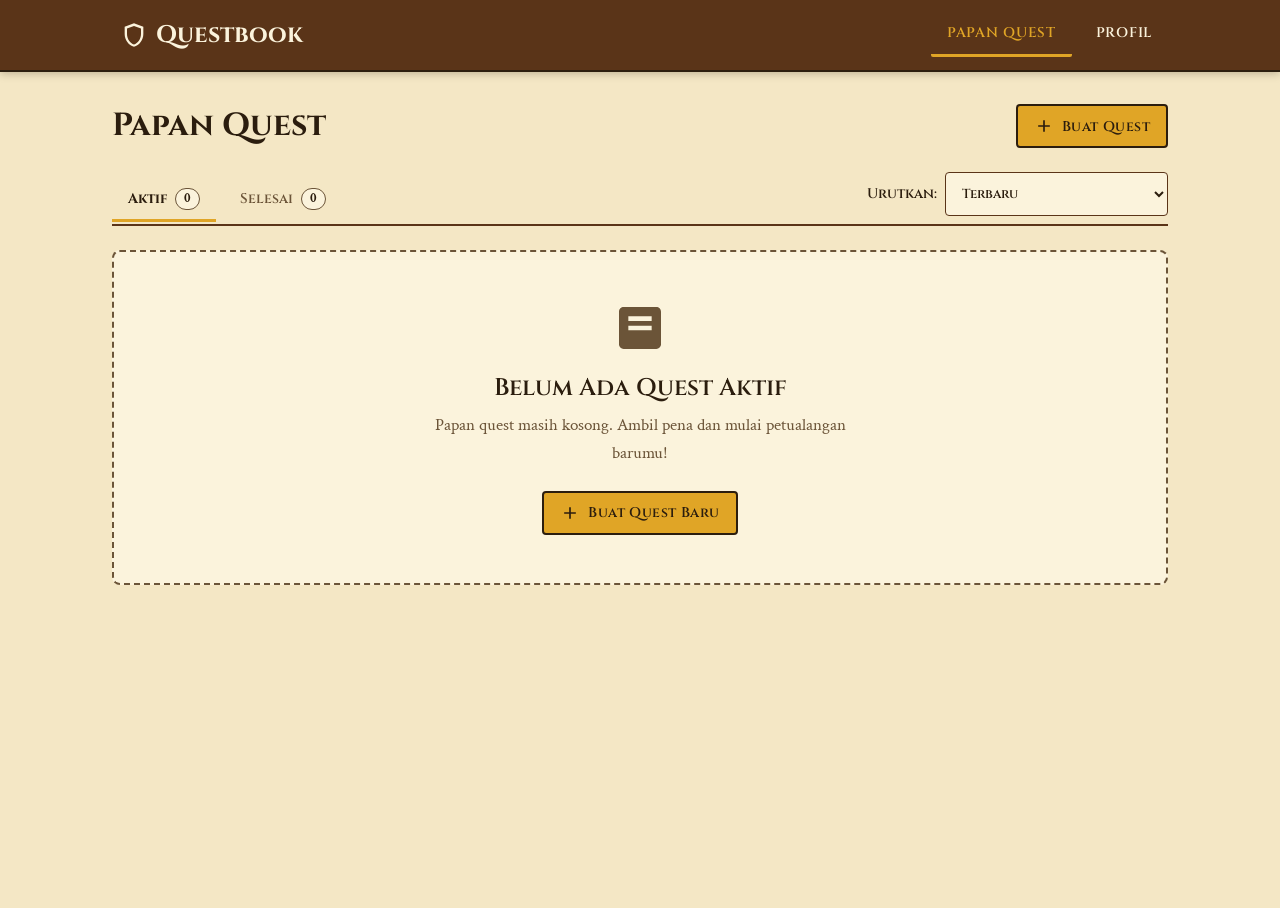
<file: index.html>
<!DOCTYPE html>
<html lang="id">
<head>
  <meta charset="UTF-8">
  <meta name="viewport" content="width=device-width, initial-scale=1.0">
  <title>Questbook</title>
  <link rel="preconnect" href="https://fonts.googleapis.com">
  <link rel="preconnect" href="https://fonts.gstatic.com" crossorigin>
  <link href="https://fonts.googleapis.com/css2?family=Cinzel:wght@600;700&family=Crimson+Text:ital,wght@0,400;0,600;1,400&display=swap" rel="stylesheet">
  <link rel="stylesheet" href="css/tokens.css?v=5">
  <link rel="stylesheet" href="css/base.css?v=5">
  <link rel="stylesheet" href="css/layout.css?v=5">
  <link rel="stylesheet" href="css/components.css?v=5">
</head>
<body>
  <!-- Level-up banner overlay -->
  <div id="levelup-banner-container" class="levelup-banner-container" role="region" aria-label="Pemberitahuan Naik Level"></div>

  <!-- Header -->
  <header class="app-header">
    <div class="header-inner">
      <a href="#quests" class="logo" aria-label="Questbook Beranda">
        <svg class="logo-icon" viewBox="0 0 24 24" aria-hidden="true">
          <path fill="currentColor" d="M12 2L4 5v6.09c0 5.05 3.41 9.76 8 10.91 4.59-1.15 8-5.86 8-10.91V5l-8-3zm0 2.18l6 2.25v4.66c0 4.14-2.73 8.02-6 9.11-3.27-1.09-6-4.97-6-9.11V6.43l6-2.25z"/>
        </svg>
        <span class="logo-text">Questbook</span>
      </a>
      <nav aria-label="Navigasi Utama" class="main-nav">
        <a href="#quests" id="nav-quests" class="nav-link" aria-current="page">Papan Quest</a>
        <a href="#profile" id="nav-profile" class="nav-link">Profil</a>
      </nav>
    </div>
  </header>

  <!-- Main view containers -->
  <main id="main-content" class="main-content">
    <section id="quests" class="view-section" aria-label="Papan Quest">
      <div class="board-header">
        <div class="board-heading-wrapper">
          <h1 class="board-heading">Papan Quest</h1>
        </div>
        <div class="board-actions">
          <button type="button" id="btn-create-quest" class="btn btn-primary" aria-haspopup="dialog">
            <svg class="btn-icon" viewBox="0 0 24 24" aria-hidden="true" width="20" height="20">
              <path fill="currentColor" d="M19 13h-6v6h-2v-6H5v-2h6V5h2v6h6v2z"/>
            </svg>
            <span>Buat Quest</span>
          </button>
        </div>
      </div>

      <!-- ARIA Tabs Container -->
      <div class="quest-tabs-wrapper">
        <div class="tabs-and-sort-row">
          <div role="tablist" aria-label="Status Quest" class="quest-tablist">
            <button type="button" role="tab" id="tab-active" aria-selected="true" aria-controls="panel-active" tabindex="0" class="tab-btn">
              <span>Aktif</span>
              <span class="tab-count" id="count-active" aria-label="jumlah quest aktif">0</span>
            </button>
            <button type="button" role="tab" id="tab-completed" aria-selected="false" aria-controls="panel-completed" tabindex="-1" class="tab-btn">
              <span>Selesai</span>
              <span class="tab-count" id="count-completed" aria-label="jumlah quest selesai">0</span>
            </button>
          </div>

          <div class="sort-control">
            <label for="select-sort-quests" class="sort-label">Urutkan:</label>
            <select id="select-sort-quests" class="form-select-sort" aria-label="Urutkan quest">
              <option value="newest">Terbaru</option>
              <option value="oldest">Terlama</option>
              <option value="difficulty">Tingkat Kesulitan (Sulit)</option>
            </select>
          </div>
        </div>

        <!-- Tab Panel: Aktif -->
        <div role="tabpanel" id="panel-active" aria-labelledby="tab-active" tabindex="0" class="tab-panel">
          <div id="active-quests-container" class="quest-grid" aria-live="polite"></div>
        </div>

        <!-- Tab Panel: Selesai -->
        <div role="tabpanel" id="panel-completed" aria-labelledby="tab-completed" tabindex="0" class="tab-panel" hidden>
          <div id="completed-quests-container" class="quest-grid" aria-live="polite"></div>
        </div>
      </div>
    </section>

    <section id="profile" class="view-section" aria-label="Profil" hidden>
      <div class="profile-card">
        <div class="profile-header">
          <div class="level-badge" id="profile-level-badge" aria-label="Level Karakter">
            <span class="level-badge-label">LEVEL</span>
            <span class="level-badge-number" id="profile-level-number">1</span>
          </div>
          <div class="profile-title-group">
            <h1 class="profile-title">Lembar Karakter</h1>
            <p class="profile-subtitle">Statistik dan pencapaian petualanganmu</p>
          </div>
        </div>

        <!-- EXP Progress Section -->
        <div class="exp-section">
          <div class="exp-labels">
            <span class="exp-title">Kemajuan EXP</span>
            <span class="exp-text" id="profile-exp-text">0 / 100 EXP</span>
          </div>
          <div class="progressbar-track" role="progressbar" id="profile-progressbar" aria-valuenow="0" aria-valuemin="0" aria-valuemax="100" aria-valuetext="0 / 100 EXP">
            <div class="progressbar-fill" id="profile-progressbar-fill" style="width: 0%"></div>
          </div>
        </div>

        <!-- Stats Grid -->
        <div class="stats-grid">
          <div class="stat-box">
            <span class="stat-label">Total EXP</span>
            <span class="stat-value" id="profile-total-exp">0</span>
          </div>
          <div class="stat-box">
            <span class="stat-label">Streak Saat Ini</span>
            <span class="stat-value" id="profile-streak">0 Hari</span>
          </div>
          <div class="stat-box">
            <span class="stat-label">Quest Selesai</span>
            <span class="stat-value" id="profile-completed-count">0</span>
          </div>
        </div>

        <!-- Profile Actions (Backup & Restore) -->
        <div class="profile-actions">
          <h2 class="profile-actions-title">Penyimpanan & Cadangan</h2>
          <div class="action-buttons-group">
            <button type="button" id="btn-export-csv" class="btn btn-secondary">
              <svg class="btn-icon" viewBox="0 0 24 24" aria-hidden="true" width="20" height="20">
                <path fill="currentColor" d="M19 9h-4V3H9v6H5l7 7 7-7zM5 18v2h14v-2H5z"/>
              </svg>
              <span>Ekspor CSV</span>
            </button>

            <button type="button" id="btn-import-csv" class="btn btn-secondary">
              <svg class="btn-icon" viewBox="0 0 24 24" aria-hidden="true" width="20" height="20">
                <path fill="currentColor" d="M9 16h6v-6h4l-7-7-7 7h4v6zm-4 2h14v2H5v-2z"/>
              </svg>
              <span>Impor CSV</span>
            </button>
            <input type="file" id="input-import-csv" accept=".csv,text/csv" class="sr-only" aria-label="Pilih berkas CSV untuk impor">

            <button type="button" id="btn-reset-data" class="btn btn-danger">
              <svg class="btn-icon" viewBox="0 0 24 24" aria-hidden="true" width="20" height="20">
                <path fill="currentColor" d="M6 19c0 1.1.9 2 2 2h8c1.1 0 2-.9 2-2V7H6v12zM19 4h-3.5l-1-1h-5l-1 1H5v2h14V4z"/>
              </svg>
              <span>Reset Semua Data</span>
            </button>
          </div>
        </div>

        <!-- Gemini API Key Settings (F20) -->
        <div class="profile-actions profile-ai-settings">
          <h2 class="profile-actions-title">Kunci API Google Gemini (F20)</h2>
          <p class="ai-key-notice">Kunci disimpan di browser ini. Siapa pun yang bisa membuka browser ini bisa melihatnya.</p>
          <p class="ai-key-link-wrapper">
            <a href="https://aistudio.google.com/app/apikey" target="_blank" rel="noopener noreferrer" class="link-ai-studio">
              Dapatkan kunci di Google AI Studio
            </a>
          </p>

          <div id="ai-key-status-display" class="ai-key-status-display"></div>

          <form id="form-save-api-key" class="form-save-api-key" novalidate>
            <div class="form-group" id="group-api-key">
              <label for="input-api-key" class="form-label" id="label-api-key">Atur Kunci API</label>
              <div class="input-action-row">
                <input
                  type="password"
                  id="input-api-key"
                  class="form-input"
                  placeholder="Masukkan kunci API Gemini..."
                  autocomplete="off"
                  aria-describedby="api-key-error"
                >
                <button type="submit" id="btn-save-api-key" class="btn btn-primary">Simpan Kunci</button>
              </div>
              <span class="field-error" id="api-key-error" role="alert"></span>
            </div>
          </form>
        </div>
      </div>
    </section>
  </main>

  <!-- Dialog containers -->
  <dialog id="quest-dialog" class="app-dialog" aria-modal="true" aria-labelledby="quest-dialog-title">
    <form id="quest-form" class="quest-form" novalidate method="dialog">
      <div class="dialog-header">
        <h2 id="quest-dialog-title" class="dialog-title">Buat Quest Baru</h2>
        <button type="button" class="btn-dialog-close" id="btn-close-quest-dialog" aria-label="Tutup formulir">
          <svg viewBox="0 0 24 24" aria-hidden="true" width="20" height="20" fill="currentColor">
            <path d="M19 6.41L17.59 5 12 10.59 6.41 5 5 6.41 10.59 12 5 17.59 6.41 19 12 13.41 17.59 19 19 17.59 13.41 12z"/>
          </svg>
        </button>
      </div>

      <div class="dialog-body">
        <input type="hidden" id="quest-id" name="id" value="">

        <!-- AI Input Section (F19) -->
        <div class="ai-input-section" id="ai-input-section">
          <div class="form-label-row">
            <label for="ai-sentence-input" class="form-label">Tulis dengan kalimat</label>
            <span class="char-counter" id="ai-char-counter" aria-live="polite">0 / 300</span>
          </div>
          <div class="ai-input-row">
            <textarea
              id="ai-sentence-input"
              class="form-textarea ai-sentence-textarea"
              rows="2"
              maxlength="300"
              placeholder="Contoh: Ujian matematika 14 april tentang kalkulus..."
              aria-describedby="ai-notice ai-error ai-char-counter"
            ></textarea>
            <button type="button" id="btn-fill-ai" class="btn btn-secondary btn-fill-ai">
              <svg viewBox="0 0 24 24" width="16" height="16" fill="currentColor" aria-hidden="true">
                <path d="M19 9l1.25-2.75L23 5l-2.75-1.25L19 1l-1.25 2.75L15 5l2.75 1.25L19 9zm-7.5.5L9 4 6.5 9.5 1 12l5.5 2.5L9 20l2.5-5.5L17 12l-5.5-2.5z"/>
              </svg>
              <span>Isi dengan AI</span>
            </button>
          </div>
          <p id="ai-notice" class="ai-input-notice">Kalimat ini akan dikirim ke Google Gemini.</p>
          <p id="ai-key-missing-notice" class="ai-key-missing-notice" hidden>Atur kunci API di Profil dulu.</p>
          <span id="ai-error" class="field-error ai-field-error" role="alert"></span>

          <!-- Paper note with 4px Gold left border -->
          <div id="ai-review-note" class="ai-review-note" role="status" hidden>
            <p class="ai-review-text">Isian dari AI. Periksa sebelum menyimpan.</p>
            <div id="ai-review-extra-notes" class="ai-review-extra-notes"></div>
          </div>
        </div>

        <!-- Title Field -->
        <div class="form-group" id="group-title">
          <div class="form-label-row">
            <label for="quest-title" class="form-label">
              Judul <span class="required-indicator" aria-hidden="true">*</span>
            </label>
            <span class="char-counter" id="title-char-counter" aria-live="polite">0 / 80</span>
          </div>
          <input
            type="text"
            id="quest-title"
            name="title"
            class="form-input"
            maxlength="80"
            placeholder="Contoh: Mengalahkan monster naga"
            required
            aria-describedby="title-error title-char-counter"
          >
          <span class="field-error" id="title-error" role="alert" aria-live="assertive"></span>
        </div>

        <!-- Difficulty Radio Group (Seal Buttons) -->
        <fieldset class="form-group" id="group-difficulty">
          <legend class="form-label">Tingkat Kesulitan</legend>
          <div class="seal-radio-group" role="radiogroup" aria-label="Pilih tingkat kesulitan">
            <label class="seal-radio-label seal-mudah">
              <input type="radio" name="difficulty" value="Mudah" class="seal-radio-input" checked>
              <span class="seal-radio-btn">
                <span class="seal-badge-chip badge-mudah">Mudah</span>
                <span class="seal-exp-hint">+10 EXP</span>
              </span>
            </label>

            <label class="seal-radio-label seal-sedang">
              <input type="radio" name="difficulty" value="Sedang" class="seal-radio-input">
              <span class="seal-radio-btn">
                <span class="seal-badge-chip badge-sedang">Sedang</span>
                <span class="seal-exp-hint">+25 EXP</span>
              </span>
            </label>

            <label class="seal-radio-label seal-sulit">
              <input type="radio" name="difficulty" value="Sulit" class="seal-radio-input">
              <span class="seal-radio-btn">
                <span class="seal-badge-chip badge-sulit">Sulit</span>
                <span class="seal-exp-hint">+50 EXP</span>
              </span>
            </label>
          </div>
          <span class="difficulty-disabled-hint" id="difficulty-disabled-hint" hidden>Tingkat kesulitan tidak dapat diubah setelah quest selesai.</span>
        </fieldset>

        <!-- Description Field -->
        <div class="form-group" id="group-description">
          <div class="form-label-row">
            <label for="quest-description" class="form-label">Deskripsi</label>
            <span class="char-counter" id="desc-char-counter" aria-live="polite">0 / 300</span>
          </div>
          <textarea
            id="quest-description"
            name="description"
            class="form-textarea"
            rows="3"
            maxlength="300"
            placeholder="Catatan atau instruksi tambahan petualangan..."
            aria-describedby="desc-error desc-char-counter"
          ></textarea>
          <span class="field-error" id="desc-error" role="alert" aria-live="assertive"></span>
        </div>

        <!-- Due Date Field (F16) -->
        <div class="form-group" id="group-duedate">
          <label for="quest-due-date" class="form-label">Tenggat Waktu (Opsional)</label>
          <input
            type="date"
            id="quest-due-date"
            name="due_date"
            class="form-input form-input-date"
            aria-describedby="duedate-error"
          >
          <span class="field-error" id="duedate-error" role="alert" aria-live="assertive"></span>
        </div>
      </div>

      <div class="dialog-footer">
        <button type="button" class="btn btn-secondary" id="btn-cancel-quest">Batal</button>
        <button type="submit" class="btn btn-primary" id="btn-submit-quest">Simpan</button>
      </div>
    </form>
  </dialog>

  <dialog id="confirm-dialog" class="app-dialog confirm-dialog" aria-modal="true" aria-labelledby="confirm-dialog-title">
    <div class="dialog-header">
      <h2 id="confirm-dialog-title" class="dialog-title">Konfirmasi</h2>
      <button type="button" class="btn-dialog-close" id="btn-close-confirm-dialog" aria-label="Tutup konfirmasi">
        <svg viewBox="0 0 24 24" aria-hidden="true" width="20" height="20" fill="currentColor">
          <path d="M19 6.41L17.59 5 12 10.59 6.41 5 5 6.41 10.59 12 5 17.59 6.41 19 12 13.41 17.59 19 19 17.59 13.41 12z"/>
        </svg>
      </button>
    </div>
    <div class="dialog-body">
      <p id="confirm-message" class="confirm-message">Apakah Anda yakin?</p>
      <p id="confirm-submessage" class="confirm-submessage" hidden></p>
    </div>
    <div class="dialog-footer">
      <button type="button" class="btn btn-secondary" id="btn-cancel-confirm">Batal</button>
      <button type="button" class="btn btn-primary" id="btn-accept-confirm">Konfirmasi</button>
    </div>
  </dialog>

  <!-- Live announcements for screen readers -->
  <div id="live-announcements" class="sr-only" aria-live="polite" aria-atomic="true"></div>

  <!-- Toast notification container -->
  <div id="toast-container" class="toast-container" aria-live="polite" aria-atomic="true"></div>

  <script type="module" src="js/app.js"></script>
</body>
</html>
</file>
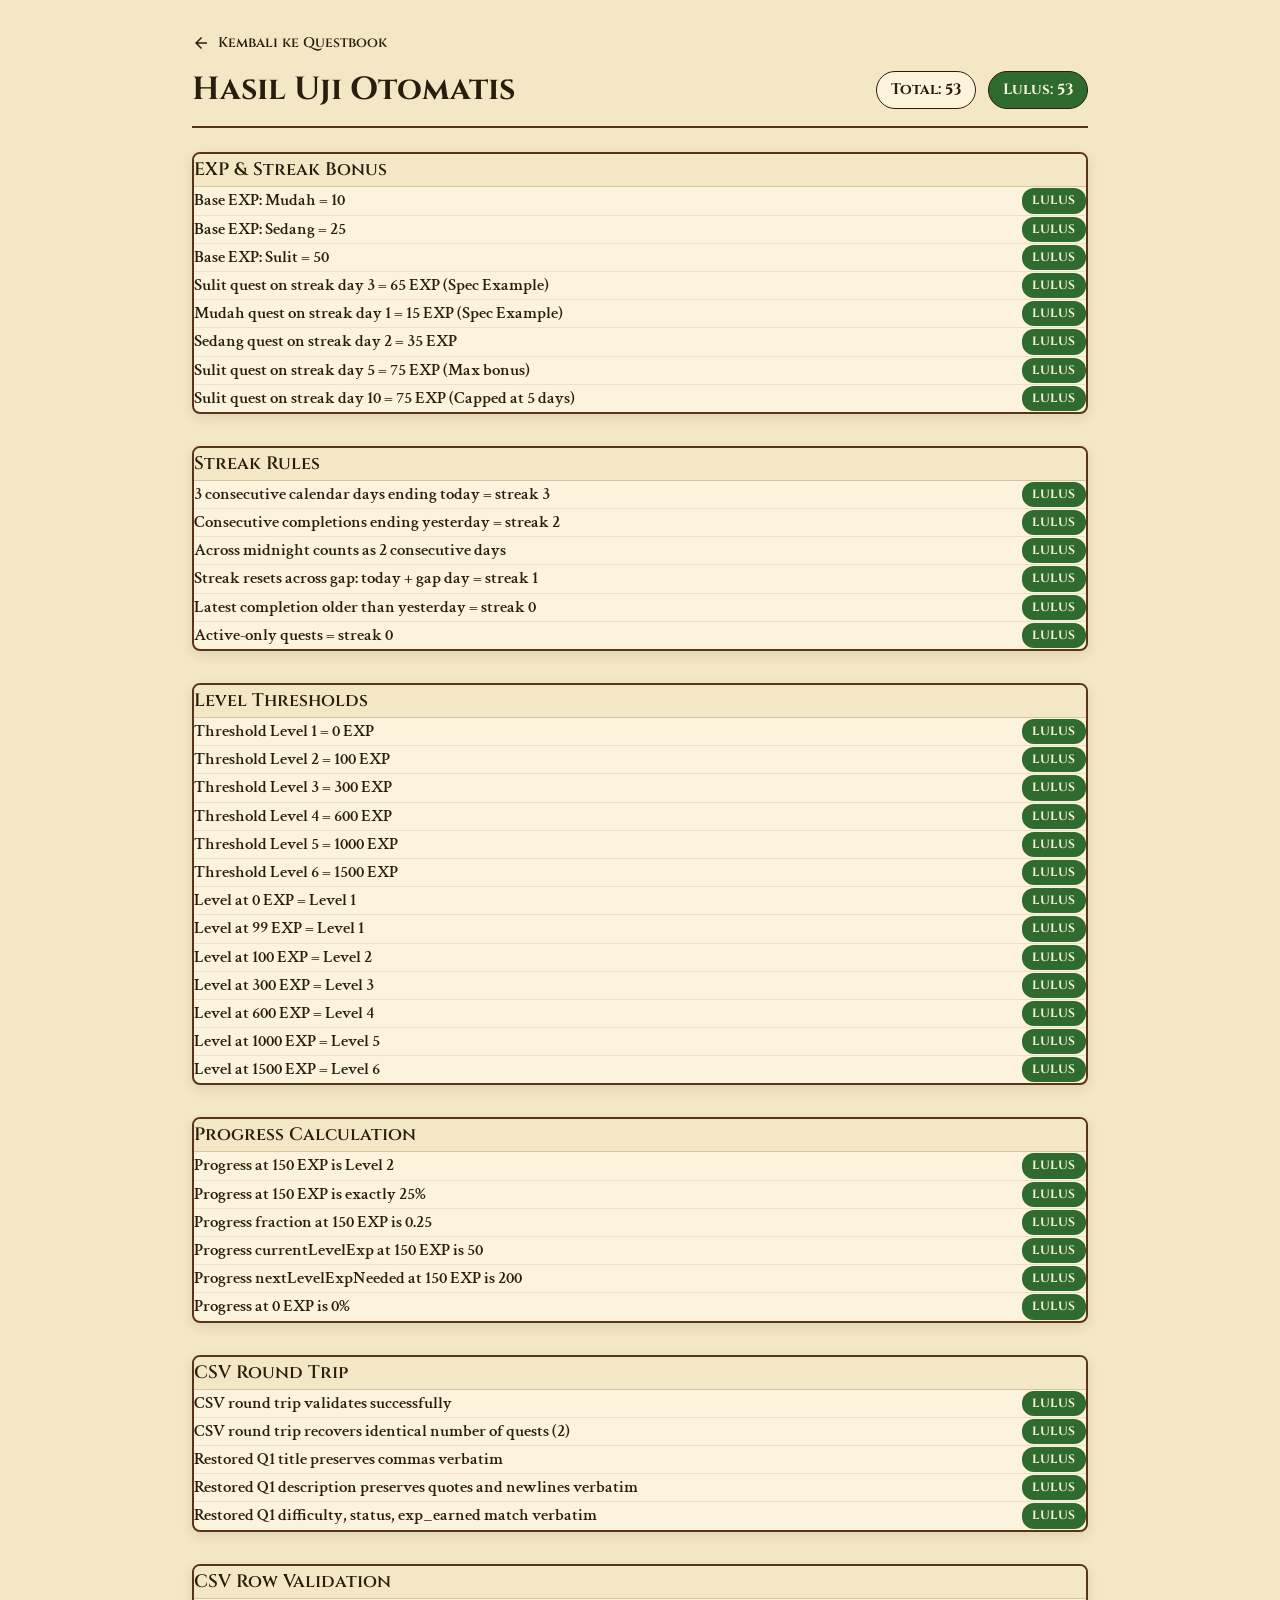
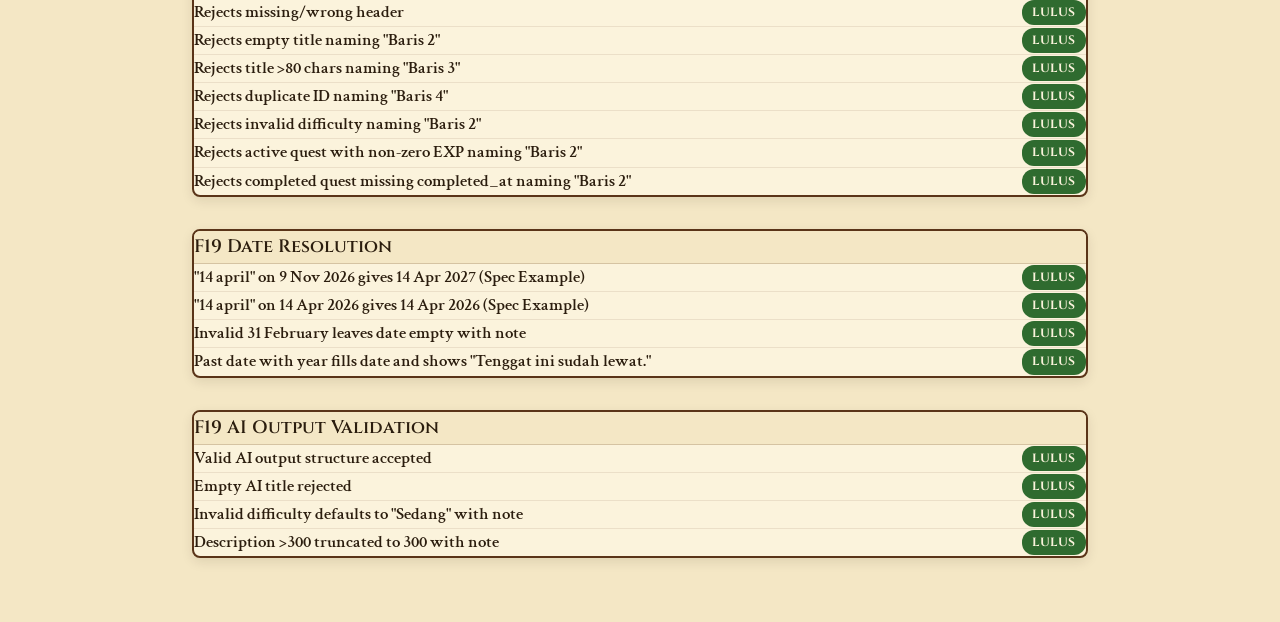
<file: tests.html>
<!DOCTYPE html>
<html lang="id">
<head>
  <meta charset="UTF-8">
  <meta name="viewport" content="width=device-width, initial-scale=1.0">
  <title>Pengujian Otomatis — Questbook</title>
  <link rel="preconnect" href="https://fonts.googleapis.com">
  <link rel="preconnect" href="https://fonts.gstatic.com" crossorigin>
  <link href="https://fonts.googleapis.com/css2?family=Cinzel:wght@600;700&family=Crimson+Text:ital,wght@0,400;0,600;1,400&display=swap" rel="stylesheet">
  <link rel="stylesheet" href="css/tokens.css">
  <link rel="stylesheet" href="css/base.css">
  <style>
    .tests-container {
      max-width: 960px;
      margin: 0 auto;
      padding: var(--space-24) var(--space-16);
    }
    @media (min-width: 600px) {
      .tests-container {
        padding: var(--space-32);
      }
    }
    .tests-header {
      border-bottom: 2px solid var(--color-leather);
      padding-bottom: var(--space-16);
      margin-bottom: var(--space-24);
      display: flex;
      flex-wrap: wrap;
      align-items: center;
      justify-content: space-between;
      gap: var(--space-16);
    }
    .tests-title {
      font-family: var(--font-heading);
      font-size: var(--font-size-h1);
      color: var(--color-ink);
    }
    .tests-summary {
      display: flex;
      gap: var(--space-12);
      font-family: var(--font-heading);
      font-size: 0.9375rem;
      font-weight: 700;
    }
    .summary-pill {
      padding: 6px 14px;
      border-radius: 20px;
      border: 1px solid var(--color-ink);
    }
    .summary-total {
      background-color: var(--color-paper);
      color: var(--color-ink);
    }
    .summary-pass {
      background-color: var(--color-forest);
      color: var(--color-paper);
    }
    .summary-fail {
      background-color: var(--color-crimson);
      color: var(--color-paper);
    }
    .test-category {
      margin-bottom: var(--space-32);
      background-color: var(--color-paper);
      border: 2px solid var(--color-leather);
      border-radius: 8px;
      overflow: hidden;
      box-shadow: 0 4px 12px rgba(43, 29, 14, 0.1);
    }
    .category-title {
      background-color: var(--color-parchment);
      padding: var(--space-12) var(--space-20);
      font-family: var(--font-heading);
      font-size: 1.125rem;
      color: var(--color-ink);
      border-bottom: 1px solid rgba(90, 52, 24, 0.2);
    }
    .test-list {
      list-style: none;
      padding: 0;
      margin: 0;
    }
    .test-item {
      display: flex;
      flex-direction: column;
      padding: var(--space-12) var(--space-20);
      border-bottom: 1px solid rgba(90, 52, 24, 0.1);
    }
    .test-item:last-child {
      border-bottom: none;
    }
    .test-item-row {
      display: flex;
      align-items: center;
      justify-content: space-between;
      gap: var(--space-12);
    }
    .test-name {
      font-family: var(--font-body);
      font-size: 1.0625rem;
      font-weight: 600;
      color: var(--color-ink);
    }
    .test-status {
      font-family: var(--font-heading);
      font-size: 0.75rem;
      font-weight: 700;
      letter-spacing: 0.05em;
      text-transform: uppercase;
      padding: 3px 10px;
      border-radius: 12px;
      flex-shrink: 0;
    }
    .status-pass {
      background-color: var(--color-forest);
      color: var(--color-paper);
    }
    .status-fail {
      background-color: var(--color-crimson);
      color: var(--color-paper);
    }
    .test-error {
      margin-top: 6px;
      font-size: 0.875rem;
      color: var(--color-crimson);
      font-family: monospace;
      background-color: rgba(164, 22, 26, 0.08);
      padding: 6px 10px;
      border-radius: 4px;
    }
    .btn-return {
      display: inline-flex;
      align-items: center;
      gap: var(--space-8);
      color: var(--color-ink);
      text-decoration: none;
      font-family: var(--font-heading);
      font-size: 0.875rem;
      font-weight: 600;
      margin-bottom: var(--space-16);
    }
    .btn-return:hover {
      color: var(--color-gold);
    }
  </style>
</head>
<body>
  <div class="tests-container">
    <a href="index.html#quests" class="btn-return">
      <svg viewBox="0 0 24 24" width="18" height="18" fill="currentColor" aria-hidden="true">
        <path d="M20 11H7.83l5.59-5.59L12 4l-8 8 8 8 1.41-1.41L7.83 13H20v-2z"/>
      </svg>
      <span>Kembali ke Questbook</span>
    </a>

    <header class="tests-header">
      <h1 class="tests-title">Hasil Uji Otomatis</h1>
      <div id="tests-summary" class="tests-summary" aria-live="polite">
        <span class="summary-pill summary-total" id="stat-total">Memuat...</span>
      </div>
    </header>

    <main id="tests-results" aria-label="Daftar hasil pengujian">
      <!-- Populated by tests.js -->
    </main>
  </div>

  <script type="module">
    import { runAutomatedTests } from './js/tests.js?v=2';

    window.addEventListener('DOMContentLoaded', async () => {
      const resultsContainer = document.getElementById('tests-results');
      const summaryContainer = document.getElementById('tests-summary');

      const tests = await runAutomatedTests();

      let passedCount = 0;
      let failedCount = 0;

      // Group by category
      const categories = {};
      tests.forEach(t => {
        if (!categories[t.category]) categories[t.category] = [];
        categories[t.category].push(t);
        if (t.pass) passedCount++;
        else failedCount++;
      });

      // Update Summary
      summaryContainer.innerHTML = `
        <span class="summary-pill summary-total">Total: ${tests.length}</span>
        <span class="summary-pill summary-pass">Lulus: ${passedCount}</span>
        ${failedCount > 0 ? `<span class="summary-pill summary-fail">Gagal: ${failedCount}</span>` : ''}
      `;

      // Render Categories
      resultsContainer.innerHTML = Object.entries(categories).map(([catName, catTests]) => {
        return `
          <section class="test-category" aria-label="${catName}">
            <h2 class="category-title">${catName}</h2>
            <ul class="test-list">
              ${catTests.map(t => `
                <li class="test-item">
                  <div class="test-item-row">
                    <span class="test-name">${t.name}</span>
                    <span class="test-status ${t.pass ? 'status-pass' : 'status-fail'}">
                      ${t.pass ? 'LULUS' : 'GAGAL'}
                    </span>
                  </div>
                  ${!t.pass ? `<div class="test-error">${t.error}</div>` : ''}
                </li>
              `).join('')}
            </ul>
          </section>
        `;
      }).join('');

      console.log(`[Questbook Tests] Total: ${tests.length}, Passed: ${passedCount}, Failed: ${failedCount}`);
      window.__testResults = { total: tests.length, passed: passedCount, failed: failedCount, tests };
    });
  </script>
</body>
</html>
</file>
<file: css/tokens.css>
:root {
  /* Color palette */
  --color-parchment: #F4E7C5;
  --color-paper: #FBF3DC;
  --color-ink: #2B1D0E;
  --color-umber: #6B5438;
  --color-leather: #5A3418;
  --color-gold: #E0A526;
  --color-forest: #2F6B2F;
  --color-crimson: #A4161A;
  --color-royal: #1F4E9A;

  /* Typography */
  --font-heading: "Cinzel", Georgia, serif;
  --font-body: "Crimson Text", Georgia, serif;

  --font-size-h1: 2rem;       /* 32px */
  --line-height-h1: 2.5rem;   /* 40px */
  --font-size-h2: 1.5rem;     /* 24px */
  --line-height-h2: 2rem;     /* 32px */
  --font-size-h3: 1.125rem;   /* 18px */
  --line-height-h3: 1.625rem; /* 26px */
  --font-size-body: 1.0625rem;/* 17px */
  --line-height-body: 1.6;
  --font-size-small: 0.875rem;/* 14px */
  --line-height-small: 1.4;

  --font-weight-regular: 400;
  --font-weight-semibold: 600;
  --font-weight-bold: 700;

  /* Spacing scale: exactly 4, 8, 12, 16, 24, 32, 48 px */
  --space-4: 4px;
  --space-8: 8px;
  --space-12: 12px;
  --space-16: 16px;
  --space-24: 24px;
  --space-32: 32px;
  --space-48: 48px;

  /* Layout dimensions */
  --content-max-width: 1120px;
  --grid-gap: 24px;
  --touch-target-min: 44px;

  /* Breakpoints */
  --breakpoint-sm: 600px;
  --breakpoint-md: 900px;

  /* Transitions */
  --transition-fast: 150ms ease;
  --transition-normal: 200ms ease;
  --transition-slide: 400ms ease-out;
  --transition-stamp: 800ms ease-in-out;
}
</file>
<file: css/base.css>
/* Reset and base styles */
*, *::before, *::after {
  box-sizing: border-box;
  margin: 0;
  padding: 0;
}

html {
  font-size: 16px;
  -webkit-text-size-adjust: 100%;
}

body {
  min-height: 100vh;
  min-height: 100dvh;
  font-family: var(--font-body);
  font-size: var(--font-size-body);
  line-height: var(--line-height-body);
  font-weight: var(--font-weight-regular);
  background-color: var(--color-parchment);
  color: var(--color-ink);
}

h1, h2, h3, h4, h5, h6 {
  font-family: var(--font-heading);
  font-weight: var(--font-weight-semibold);
  line-height: 1.25;
  color: var(--color-ink);
}

h1 {
  font-size: var(--font-size-h1);
  line-height: var(--line-height-h1);
  font-weight: var(--font-weight-bold);
}

h2 {
  font-size: var(--font-size-h2);
  line-height: var(--line-height-h2);
  font-weight: var(--font-weight-semibold);
}

h3 {
  font-size: var(--font-size-h3);
  line-height: var(--line-height-h3);
  font-weight: var(--font-weight-semibold);
}

/* Global focus visibility: 3px royal ring with 2px offset */
:focus-visible {
  outline: 3px solid var(--color-royal);
  outline-offset: 2px;
}

/* Accessibility helper */
.sr-only {
  position: absolute;
  width: 1px;
  height: 1px;
  padding: 0;
  margin: -1px;
  overflow: hidden;
  clip: rect(0, 0, 0, 0);
  white-space: nowrap;
  border: 0;
}

/* Reduced motion preference */
@media (prefers-reduced-motion: reduce) {
  *, *::before, *::after {
    animation-duration: 0.01ms !important;
    animation-iteration-count: 1 !important;
    transition-duration: 0.01ms !important;
    scroll-behavior: auto !important;
  }
}
</file>
<file: css/layout.css>
/* Layout and Structure */

.app-header {
  background-color: var(--color-leather);
  color: var(--color-paper);
  border-bottom: 2px solid var(--color-ink);
  box-shadow: 0 2px 8px rgba(43, 29, 14, 0.25);
  position: sticky;
  top: 0;
  z-index: 50;
}

.header-inner {
  max-width: var(--content-max-width);
  margin: 0 auto;
  padding: var(--space-8) var(--space-12);
  display: flex;
  align-items: center;
  justify-content: space-between;
  gap: var(--space-4);
  min-height: 64px;
}

@media (min-width: 600px) {
  .header-inner {
    padding: var(--space-8) var(--space-16);
    gap: var(--space-8);
  }
}

@media (min-width: 900px) {
  .header-inner {
    padding: var(--space-12) var(--space-32);
  }
}

.logo {
  display: inline-flex;
  align-items: center;
  gap: var(--space-4);
  color: var(--color-paper);
  text-decoration: none;
  font-family: var(--font-heading);
  font-size: 1.1875rem;
  font-weight: var(--font-weight-bold);
  min-height: var(--touch-target-min);
  padding: var(--space-4) 0;
  border-radius: 4px;
}

@media (min-width: 600px) {
  .logo {
    gap: var(--space-8);
    font-size: var(--font-size-h2);
    padding: var(--space-4) var(--space-8);
  }
}

.logo:hover {
  color: var(--color-gold);
}

.logo-icon {
  width: 24px;
  height: 24px;
  fill: currentColor;
}

@media (min-width: 600px) {
  .logo-icon {
    width: 28px;
    height: 28px;
  }
}

.main-nav {
  display: flex;
  align-items: center;
  gap: var(--space-4);
}

@media (min-width: 600px) {
  .main-nav {
    gap: var(--space-8);
  }
}

.nav-link {
  display: inline-flex;
  align-items: center;
  justify-content: center;
  min-height: var(--touch-target-min);
  min-width: var(--touch-target-min);
  padding: var(--space-8) var(--space-8);
  font-family: var(--font-heading);
  font-size: 0.8125rem;
  font-weight: var(--font-weight-semibold);
  letter-spacing: 0.03em;
  text-transform: uppercase;
  color: var(--color-paper);
  text-decoration: none;
  border-bottom: 3px solid transparent;
  transition: color var(--transition-normal), border-color var(--transition-normal);
  border-radius: 2px;
  white-space: nowrap;
}

@media (min-width: 600px) {
  .nav-link {
    padding: var(--space-8) var(--space-16);
    font-size: var(--font-size-small);
    letter-spacing: 0.05em;
  }
}

.nav-link:hover {
  color: var(--color-gold);
}

.nav-link[aria-current="page"] {
  color: var(--color-gold);
  border-bottom-color: var(--color-gold);
}

/* Main Container */
.main-content {
  max-width: var(--content-max-width);
  margin: 0 auto;
  padding: var(--space-16);
  min-height: calc(100vh - 64px);
}

@media (min-width: 900px) {
  .main-content {
    padding: var(--space-32);
  }
}

/* View Sections */
.view-section[hidden] {
  display: none !important;
}

.view-section:not([hidden]) {
  display: block;
}

/* Board Header & Controls */
.board-header {
  display: flex;
  flex-direction: column;
  gap: var(--space-16);
  margin-bottom: var(--space-24);
}

@media (min-width: 600px) {
  .board-header {
    flex-direction: row;
    align-items: center;
    justify-content: space-between;
  }
}

.board-heading {
  font-family: var(--font-heading);
  font-size: var(--font-size-h1);
  line-height: var(--line-height-h1);
  color: var(--color-ink);
}

/* Button Component Standards */
.btn {
  display: inline-flex;
  align-items: center;
  justify-content: center;
  gap: var(--space-8);
  min-height: var(--touch-target-min);
  min-width: var(--touch-target-min);
  padding: var(--space-8) var(--space-16);
  font-family: var(--font-heading);
  font-size: var(--font-size-small);
  font-weight: var(--font-weight-semibold);
  letter-spacing: 0.03em;
  text-decoration: none;
  cursor: pointer;
  border-radius: 4px;
  border: 2px solid var(--color-ink);
  transition: transform var(--transition-fast), box-shadow var(--transition-fast), background-color var(--transition-fast);
}

.btn:hover:not(:disabled) {
  transform: translateY(-2px);
  box-shadow: 0 4px 8px rgba(43, 29, 14, 0.25);
}

.btn:active:not(:disabled) {
  transform: translateY(0);
  box-shadow: 0 1px 3px rgba(43, 29, 14, 0.2);
}

.btn:disabled {
  opacity: 0.6;
  cursor: not-allowed;
}

.btn-primary {
  background-color: var(--color-gold);
  color: var(--color-ink);
  border-color: var(--color-ink);
}

.btn-primary:hover:not(:disabled) {
  background-color: #ebb33b;
}

.btn-icon {
  width: 20px;
  height: 20px;
  flex-shrink: 0;
}

/* Tabs & Sort Controls */
.quest-tabs-wrapper {
  margin-bottom: var(--space-32);
}

.tabs-and-sort-row {
  display: flex;
  flex-direction: column;
  gap: var(--space-8);
  border-bottom: 2px solid var(--color-leather);
  margin-bottom: var(--space-24);
}

@media (min-width: 600px) {
  .tabs-and-sort-row {
    flex-direction: row;
    align-items: center;
    justify-content: space-between;
  }
}

.quest-tablist {
  display: flex;
  gap: var(--space-8);
  margin-bottom: -2px;
}

.sort-control {
  display: inline-flex;
  align-items: center;
  gap: var(--space-8);
  margin-bottom: var(--space-8);
}

.sort-label {
  font-family: var(--font-heading);
  font-size: var(--font-size-small);
  font-weight: var(--font-weight-semibold);
  color: var(--color-ink);
  white-space: nowrap;
}

.form-select-sort {
  padding: 6px 12px;
  min-height: var(--touch-target-min);
  background-color: var(--color-paper);
  border: 1px solid var(--color-leather);
  border-radius: 4px;
  font-family: var(--font-heading);
  font-size: 0.8125rem;
  font-weight: var(--font-weight-semibold);
  color: var(--color-ink);
  cursor: pointer;
  transition: border-color var(--transition-fast);
}

.form-select-sort:focus-visible {
  outline: 3px solid var(--color-royal);
  outline-offset: 2px;
}

.tab-btn {
  display: inline-flex;
  align-items: center;
  justify-content: center;
  gap: var(--space-8);
  min-height: var(--touch-target-min);
  min-width: var(--touch-target-min);
  padding: var(--space-8) var(--space-16);
  background: transparent;
  border: none;
  border-bottom: 3px solid transparent;
  margin-bottom: -2px;
  font-family: var(--font-heading);
  font-size: var(--font-size-small);
  font-weight: var(--font-weight-semibold);
  color: var(--color-umber);
  cursor: pointer;
  transition: color var(--transition-normal), border-color var(--transition-normal);
}

.tab-btn:hover {
  color: var(--color-ink);
}

.tab-btn[aria-selected="true"] {
  color: var(--color-ink);
  font-weight: var(--font-weight-bold);
  border-bottom-color: var(--color-gold);
}

.tab-count {
  display: inline-flex;
  align-items: center;
  justify-content: center;
  min-width: 22px;
  height: 22px;
  padding: 0 var(--space-8);
  border-radius: 12px;
  background-color: var(--color-paper);
  border: 1px solid var(--color-umber);
  color: var(--color-ink);
  font-family: var(--font-body);
  font-size: 0.8125rem;
  font-weight: var(--font-weight-bold);
}

.tab-panel[hidden] {
  display: none !important;
}

/* Quest Grid Responsive System */
.quest-grid {
  display: grid;
  grid-template-columns: 1fr;
  gap: var(--grid-gap);
}

@media (min-width: 600px) {
  .quest-grid {
    grid-template-columns: repeat(2, 1fr);
  }
}

@media (min-width: 900px) {
  .quest-grid {
    grid-template-columns: repeat(3, 1fr);
  }
}

/* Empty State */
.empty-state {
  grid-column: 1 / -1;
  display: flex;
  flex-direction: column;
  align-items: center;
  justify-content: center;
  text-align: center;
  padding: var(--space-48) var(--space-24);
  background-color: var(--color-paper);
  border: 2px dashed var(--color-umber);
  border-radius: 8px;
  color: var(--color-ink);
}

.empty-state-icon {
  width: 56px;
  height: 56px;
  color: var(--color-umber);
  margin-bottom: var(--space-16);
}

.empty-state-title {
  font-family: var(--font-heading);
  font-size: var(--font-size-h2);
  margin-bottom: var(--space-8);
  color: var(--color-ink);
}

.empty-state-text {
  max-width: 440px;
  margin-bottom: var(--space-24);
  color: var(--color-umber);
  font-size: var(--font-size-body);
}

/* Character Sheet / Profile Layout */
.profile-card {
  max-width: 760px;
  margin: 0 auto;
  background-color: var(--color-paper);
  border: 4px double var(--color-leather);
  border-radius: 8px;
  padding: var(--space-24);
  box-shadow: 0 4px 16px rgba(43, 29, 14, 0.15);
}

@media (min-width: 600px) {
  .profile-card {
    padding: var(--space-32);
  }
}

.profile-header {
  display: flex;
  flex-direction: column;
  align-items: center;
  text-align: center;
  gap: var(--space-16);
  margin-bottom: var(--space-32);
}

@media (min-width: 600px) {
  .profile-header {
    flex-direction: row;
    align-items: center;
    text-align: left;
    gap: var(--space-24);
  }
}

.level-badge {
  width: 80px;
  height: 80px;
  flex-shrink: 0;
  border-radius: 50%;
  background-color: var(--color-gold);
  border: 3px solid var(--color-leather);
  box-shadow: 0 2px 6px rgba(43, 29, 14, 0.25);
  display: flex;
  flex-direction: column;
  align-items: center;
  justify-content: center;
  color: var(--color-ink);
}

.level-badge-label {
  font-family: var(--font-heading);
  font-size: 0.6875rem;
  font-weight: 700;
  letter-spacing: 0.12em;
}

.level-badge-number {
  font-family: var(--font-heading);
  font-size: 1.875rem;
  font-weight: 700;
  line-height: 1;
}

.profile-title {
  font-family: var(--font-heading);
  font-size: var(--font-size-h1);
  color: var(--color-ink);
  margin-bottom: var(--space-4);
}

.profile-subtitle {
  color: var(--color-umber);
  font-size: var(--font-size-body);
}

/* EXP Progress Bar Component */
.exp-section {
  margin-bottom: var(--space-32);
}

.exp-labels {
  display: flex;
  align-items: center;
  justify-content: space-between;
  margin-bottom: var(--space-8);
}

.exp-title {
  font-family: var(--font-heading);
  font-size: var(--font-size-small);
  font-weight: var(--font-weight-semibold);
  color: var(--color-ink);
  text-transform: uppercase;
  letter-spacing: 0.05em;
}

.exp-text {
  font-family: var(--font-heading);
  font-size: var(--font-size-small);
  font-weight: var(--font-weight-bold);
  color: var(--color-ink);
}

.progressbar-track {
  width: 100%;
  height: 24px;
  background-color: var(--color-parchment);
  border: 2px solid var(--color-leather);
  border-radius: 12px;
  overflow: hidden;
  position: relative;
}

.progressbar-fill {
  height: 100%;
  background-color: var(--color-gold);
  border-right: 1px solid var(--color-ink);
  transition: width var(--transition-slide);
}

/* Stats Matrix */
.stats-grid {
  display: grid;
  grid-template-columns: 1fr;
  gap: var(--space-16);
  margin-bottom: var(--space-32);
}

@media (min-width: 600px) {
  .stats-grid {
    grid-template-columns: repeat(3, 1fr);
  }
}

.stat-box {
  background-color: var(--color-parchment);
  border: 1px solid var(--color-leather);
  border-radius: 6px;
  padding: var(--space-16);
  text-align: center;
}

.stat-label {
  display: block;
  font-family: var(--font-heading);
  font-size: var(--font-size-small);
  font-weight: var(--font-weight-semibold);
  color: var(--color-ink);
  letter-spacing: 0.04em;
  margin-bottom: var(--space-4);
}

.stat-value {
  display: block;
  font-family: var(--font-heading);
  font-size: 1.75rem;
  font-weight: var(--font-weight-bold);
  color: var(--color-ink);
}

/* Profile Actions (Export / Import) */
.profile-actions {
  border-top: 1px solid var(--color-leather);
  padding-top: var(--space-24);
}

.profile-actions-title {
  font-family: var(--font-heading);
  font-size: var(--font-size-h3);
  color: var(--color-ink);
  margin-bottom: var(--space-16);
}

.action-buttons-group {
  display: flex;
  flex-wrap: wrap;
  gap: var(--space-16);
}

.btn-secondary {
  background-color: var(--color-paper);
  color: var(--color-ink);
  border-color: var(--color-leather);
}

.btn-secondary:hover:not(:disabled) {
  background-color: var(--color-parchment);
}
</file>
<file: css/components.css>
/* UI Component Styles: Cards, Badges, Buttons, Stamps */

/* Difficulty Badges */
.badge {
  display: inline-flex;
  align-items: center;
  justify-content: center;
  gap: var(--space-4);
  padding: 2px 10px;
  border-radius: 12px;
  font-family: var(--font-heading);
  font-size: 0.75rem;
  font-weight: var(--font-weight-bold);
  letter-spacing: 0.05em;
  text-transform: uppercase;
  flex-shrink: 0;
  border: 1px solid transparent;
}

.badge-mudah {
  background-color: var(--color-forest);
  color: var(--color-paper);
}

.badge-sedang {
  background-color: #7A4214;
  color: var(--color-paper);
}

.badge-sulit {
  background-color: var(--color-crimson);
  color: var(--color-paper);
}

.badge-overdue {
  background-color: var(--color-crimson);
  color: var(--color-paper);
  font-size: 0.6875rem;
}

/* Quest Card Component */
.quest-card {
  background-color: var(--color-paper);
  border: 2px solid var(--color-leather);
  border-radius: 6px;
  padding: var(--space-24);
  box-shadow: 0 3px 8px rgba(43, 29, 14, 0.12);
  position: relative;
  display: flex;
  flex-direction: column;
  justify-content: space-between;
  min-height: 220px;
  transition: transform var(--transition-normal), box-shadow var(--transition-normal), border-color var(--transition-normal);
}

.quest-card:hover {
  box-shadow: 0 8px 18px rgba(43, 29, 14, 0.22);
}

.quest-card:focus-within {
  outline: 3px solid var(--color-royal);
  outline-offset: 2px;
}

/* Completed Card State */
.quest-card-completed {
  border-color: #8B7355;
  background-color: #F8EED4;
}

/* Completed Stamp (Wax Seal / Ink Stamp style) */
.stamp-completed {
  position: absolute;
  top: var(--space-16);
  right: var(--space-16);
  padding: 2px 10px;
  border: 2px solid var(--color-crimson);
  color: var(--color-crimson);
  font-family: var(--font-heading);
  font-size: 0.8125rem;
  font-weight: var(--font-weight-bold);
  letter-spacing: 0.15em;
  text-transform: uppercase;
  border-radius: 4px;
  transform: rotate(-8deg);
  pointer-events: none;
  background-color: rgba(251, 243, 220, 0.85);
  box-shadow: 0 1px 4px rgba(164, 22, 26, 0.2);
}

/* Card Content Structure */
.quest-card-top {
  display: flex;
  align-items: flex-start;
  justify-content: space-between;
  gap: var(--space-12);
  margin-bottom: var(--space-12);
}

.quest-card-title {
  font-family: var(--font-heading);
  font-size: var(--font-size-h3);
  line-height: var(--line-height-h3);
  color: var(--color-ink);
  word-break: break-word;
}

.quest-card-desc {
  font-family: var(--font-body);
  font-size: var(--font-size-body);
  color: var(--color-ink);
  margin-bottom: var(--space-16);
  word-break: break-word;
  line-height: 1.5;
  flex-grow: 1;
}

.quest-card-meta {
  display: flex;
  align-items: center;
  gap: var(--space-8);
  margin-bottom: var(--space-16);
  font-size: var(--font-size-small);
  color: var(--color-umber);
}

.quest-card-meta.overdue {
  color: var(--color-crimson);
  font-weight: var(--font-weight-semibold);
}

/* Card Action Buttons */
.quest-card-actions {
  display: flex;
  flex-wrap: wrap;
  align-items: center;
  gap: var(--space-8);
  padding-top: var(--space-12);
  border-top: 1px solid rgba(90, 52, 24, 0.15);
  margin-top: auto;
}

.btn-card-action {
  display: inline-flex;
  align-items: center;
  justify-content: center;
  gap: var(--space-4);
  min-height: var(--touch-target-min);
  min-width: var(--touch-target-min);
  padding: var(--space-8) var(--space-12);
  font-family: var(--font-heading);
  font-size: 0.8125rem;
  font-weight: var(--font-weight-semibold);
  letter-spacing: 0.02em;
  border-radius: 4px;
  cursor: pointer;
  border: 1px solid var(--color-ink);
  background-color: var(--color-paper);
  color: var(--color-ink);
  transition: transform var(--transition-fast), background-color var(--transition-fast), box-shadow var(--transition-fast);
}

.btn-card-action:hover:not(:disabled) {
  transform: translateY(-2px);
  box-shadow: 0 2px 6px rgba(43, 29, 14, 0.2);
}

.btn-card-action:active:not(:disabled) {
  transform: translateY(0);
}

/* Complete button (Wax seal primary style) */
.btn-card-complete {
  background-color: var(--color-gold);
  border-color: var(--color-ink);
  color: var(--color-ink);
  font-weight: var(--font-weight-bold);
  flex-grow: 1;
}

.btn-card-complete:hover:not(:disabled) {
  background-color: #ebb33b;
}

/* Edit button */
.btn-card-edit {
  border-color: var(--color-umber);
}

.btn-card-edit:hover:not(:disabled) {
  background-color: var(--color-parchment);
}

/* Delete button */
.btn-card-delete {
  border-color: var(--color-crimson);
  color: var(--color-crimson);
}

.btn-card-delete:hover:not(:disabled) {
  background-color: rgba(164, 22, 26, 0.08);
}

/* Reopen button */
.btn-card-reopen {
  background-color: var(--color-paper);
  border-color: var(--color-leather);
  color: var(--color-ink);
  flex-grow: 1;
}

.btn-card-reopen:hover:not(:disabled) {
  background-color: var(--color-parchment);
}

/* Exp earned badge on completed card */
.exp-earned-tag {
  font-family: var(--font-heading);
  font-size: 0.8125rem;
  font-weight: var(--font-weight-bold);
  color: #7A4214;
  margin-right: auto;
}

/* Modal Dialogs */
.app-dialog {
  background-color: var(--color-paper);
  border: 4px double var(--color-leather);
  border-radius: 8px;
  padding: 0;
  max-width: 520px;
  width: 92%;
  max-height: 90vh;
  max-height: 90dvh;
  margin: auto;
  box-shadow: 0 16px 36px rgba(43, 29, 14, 0.45);
  overflow: hidden;
}

.app-dialog[open] {
  display: flex;
  flex-direction: column;
}

.app-dialog::backdrop {
  background-color: rgba(43, 29, 14, 0.65);
  backdrop-filter: blur(2px);
}

.quest-form {
  display: flex;
  flex-direction: column;
  max-height: 90vh;
  max-height: 90dvh;
  width: 100%;
}

.dialog-header {
  display: flex;
  align-items: center;
  justify-content: space-between;
  padding: var(--space-12) var(--space-24);
  background-color: var(--color-parchment);
  border-bottom: 2px solid var(--color-leather);
  flex-shrink: 0;
}

.dialog-title {
  font-family: var(--font-heading);
  font-size: var(--font-size-h2);
  color: var(--color-ink);
  line-height: 1.25;
}

.btn-dialog-close {
  display: inline-flex;
  align-items: center;
  justify-content: center;
  width: var(--touch-target-min);
  height: var(--touch-target-min);
  border: none;
  background: transparent;
  color: var(--color-ink);
  cursor: pointer;
  border-radius: 4px;
  transition: background-color var(--transition-fast), color var(--transition-fast);
}

.btn-dialog-close:hover {
  background-color: rgba(90, 52, 24, 0.15);
}

.dialog-body {
  padding: var(--space-16) var(--space-24);
  overflow-y: auto;
  flex-grow: 1;
  scrollbar-width: thin;
  scrollbar-color: var(--color-leather) var(--color-parchment);
}

.dialog-body::-webkit-scrollbar {
  width: 8px;
}

.dialog-body::-webkit-scrollbar-track {
  background-color: var(--color-parchment);
}

.dialog-body::-webkit-scrollbar-thumb {
  background-color: var(--color-leather);
  border-radius: 4px;
}

/* AI Sentence Section (F19) */
.ai-input-section {
  background-color: rgba(244, 231, 197, 0.45);
  border: 1px dashed var(--color-leather);
  border-radius: 6px;
  padding: var(--space-12);
  margin-bottom: var(--space-16);
}

.ai-input-row {
  display: flex;
  flex-direction: column;
  gap: var(--space-8);
  margin-bottom: var(--space-4);
}

@media (min-width: 600px) {
  .ai-input-row {
    flex-direction: row;
    align-items: flex-start;
  }
  .ai-sentence-textarea {
    flex-grow: 1;
  }
  .btn-fill-ai {
    flex-shrink: 0;
  }
}

.ai-sentence-textarea {
  min-height: 48px;
  resize: vertical;
}

.ai-input-notice {
  font-family: var(--font-body);
  font-size: 0.8125rem;
  color: var(--color-umber);
  font-style: italic;
  margin-top: 2px;
}

.ai-key-missing-notice {
  font-family: var(--font-heading);
  font-size: 0.8125rem;
  font-weight: 700;
  color: var(--color-crimson);
  margin-top: 4px;
}

.ai-key-missing-notice[hidden] {
  display: none !important;
}

.ai-field-error {
  margin-top: 4px;
}

/* Paper note with 4px Gold left border (Spec F19) */
.ai-review-note {
  background-color: var(--color-paper);
  border-left: 4px solid var(--color-gold);
  border-radius: 0 4px 4px 0;
  padding: var(--space-8) var(--space-12);
  margin-top: var(--space-8);
  box-shadow: 0 2px 6px rgba(43, 29, 14, 0.1);
}

.ai-review-note[hidden] {
  display: none !important;
}

.ai-review-text {
  font-family: var(--font-heading);
  font-size: 0.8125rem;
  font-weight: 700;
  color: var(--color-ink);
  margin-bottom: 2px;
}

.ai-review-extra-notes {
  font-family: var(--font-body);
  font-size: 0.8125rem;
  color: var(--color-umber);
  font-style: italic;
}

/* Form Controls & Groups */
.form-group {
  margin-bottom: var(--space-8);
  border: none;
  padding: 0;
}

.form-label-row {
  display: flex;
  align-items: center;
  justify-content: space-between;
  margin-bottom: 2px;
}

.form-label {
  display: block;
  font-family: var(--font-heading);
  font-size: var(--font-size-small);
  font-weight: var(--font-weight-semibold);
  color: var(--color-ink);
  margin-bottom: 2px;
}

.required-indicator {
  color: var(--color-crimson);
  margin-left: 2px;
}

.char-counter {
  font-family: var(--font-heading);
  font-size: 0.75rem;
  color: var(--color-umber);
}

.char-counter.near-limit {
  color: #B26A00;
  font-weight: 700;
}

.char-counter.at-limit {
  color: var(--color-crimson);
  font-weight: 700;
}

.form-input,
.form-textarea {
  width: 100%;
  padding: 8px 10px;
  background-color: var(--color-parchment);
  border: 2px solid var(--color-ink);
  border-radius: 4px;
  font-family: var(--font-body);
  font-size: 1rem;
  color: var(--color-ink);
  line-height: 1.4;
  transition: border-color var(--transition-fast), box-shadow var(--transition-fast);
}

.form-textarea {
  min-height: 60px;
  resize: vertical;
}

.form-input:focus,
.form-textarea:focus {
  outline: none;
  border-color: var(--color-royal);
  box-shadow: 0 0 0 3px rgba(31, 78, 154, 0.35);
}

.form-input[aria-invalid="true"],
.form-textarea[aria-invalid="true"] {
  border-color: var(--color-crimson) !important;
  box-shadow: 0 0 0 3px rgba(164, 22, 26, 0.25) !important;
}

.form-input:disabled,
.form-textarea:disabled {
  background-color: #E8DAC0;
  color: var(--color-umber);
  cursor: not-allowed;
  opacity: 0.7;
}

.form-input-date {
  font-family: var(--font-body);
}

.field-error {
  color: var(--color-crimson);
  font-size: 0.8125rem;
  font-family: var(--font-body);
  font-weight: 600;
  margin-top: 4px;
  display: none;
}

.field-error:not(:empty) {
  display: block;
}

/* Seal-style Radio Group */
.seal-radio-group {
  display: grid;
  grid-template-columns: repeat(3, 1fr);
  gap: var(--space-8);
  margin-top: var(--space-4);
}

.seal-radio-label {
  display: block;
  position: relative;
  cursor: pointer;
}

.seal-radio-input {
  position: absolute;
  opacity: 0;
  width: 0;
  height: 0;
}

.seal-radio-btn {
  display: flex;
  flex-direction: column;
  align-items: center;
  justify-content: center;
  gap: 2px;
  padding: 6px 4px;
  min-height: 48px;
  border: 2px solid var(--color-leather);
  border-radius: 6px;
  background-color: var(--color-parchment);
  transition: all var(--transition-fast);
}

.seal-radio-label:hover .seal-radio-btn {
  background-color: #F8EED4;
  transform: translateY(-2px);
}

.seal-radio-input:focus-visible + .seal-radio-btn {
  outline: 3px solid var(--color-royal);
  outline-offset: 2px;
}

/* Checked States for each Difficulty */
.seal-mudah .seal-radio-input:checked + .seal-radio-btn {
  border-color: var(--color-forest);
  background-color: rgba(47, 107, 47, 0.15);
  box-shadow: 0 0 0 2px var(--color-forest);
}

.seal-sedang .seal-radio-input:checked + .seal-radio-btn {
  border-color: #7A4214;
  background-color: rgba(122, 66, 20, 0.15);
  box-shadow: 0 0 0 2px #7A4214;
}

.seal-sulit .seal-radio-input:checked + .seal-radio-btn {
  border-color: var(--color-crimson);
  background-color: rgba(164, 22, 26, 0.15);
  box-shadow: 0 0 0 2px var(--color-crimson);
}

.seal-radio-input:disabled + .seal-radio-btn {
  opacity: 0.5;
  cursor: not-allowed;
  transform: none !important;
}

.seal-badge-chip {
  font-family: var(--font-heading);
  font-size: 0.75rem;
  font-weight: 700;
  text-transform: uppercase;
  padding: 2px 8px;
  border-radius: 10px;
}

.seal-exp-hint {
  font-family: var(--font-heading);
  font-size: 0.6875rem;
  font-weight: 600;
  color: var(--color-umber);
}

.difficulty-disabled-hint {
  display: block;
  font-size: 0.8125rem;
  color: var(--color-umber);
  font-style: italic;
  margin-top: 6px;
}

.difficulty-disabled-hint[hidden] {
  display: none !important;
}

.dialog-footer {
  padding: var(--space-16) var(--space-24);
  background-color: var(--color-parchment);
  border-top: 1px solid rgba(90, 52, 24, 0.2);
  display: flex;
  align-items: center;
  justify-content: flex-end;
  gap: var(--space-12);
  flex-shrink: 0;
}

/* Confirmation Dialog */
.confirm-dialog {
  max-width: 440px;
}

.confirm-message {
  font-family: var(--font-heading);
  font-size: 1.125rem;
  font-weight: var(--font-weight-bold);
  color: var(--color-ink);
  line-height: 1.4;
  margin-bottom: var(--space-8);
}

.confirm-submessage {
  font-family: var(--font-body);
  font-size: var(--font-size-body);
  color: var(--color-crimson);
  font-weight: var(--font-weight-semibold);
  line-height: 1.4;
}

.confirm-submessage[hidden] {
  display: none !important;
}

/* Danger Button variant */
.btn-danger {
  background-color: var(--color-crimson);
  color: var(--color-paper);
  border-color: var(--color-crimson);
}

.btn-danger:hover:not(:disabled) {
  background-color: #821014;
}

/* Toast Notifications */
.toast-container {
  position: fixed;
  bottom: var(--space-16);
  right: var(--space-16);
  z-index: 1000;
  display: flex;
  flex-direction: column;
  gap: var(--space-8);
  max-width: calc(100vw - 32px);
  width: 360px;
  pointer-events: none;
}

.toast {
  pointer-events: auto;
  display: flex;
  align-items: center;
  justify-content: space-between;
  gap: var(--space-12);
  background-color: var(--color-paper);
  border: 1px solid var(--color-leather);
  border-radius: 6px;
  padding: var(--space-12) var(--space-16);
  box-shadow: 0 4px 16px rgba(43, 29, 14, 0.25);
  min-height: 48px;
  opacity: 0;
  transform: translateY(12px);
  transition: opacity var(--transition-normal), transform var(--transition-normal);
}

.toast.is-visible {
  opacity: 1;
  transform: translateY(0);
}

.toast-success {
  border-left: 5px solid var(--color-forest);
}

.toast-error {
  border-left: 5px solid var(--color-crimson);
}

.toast-message {
  font-family: var(--font-body);
  font-size: 1rem;
  color: var(--color-ink);
  font-weight: 600;
  flex-grow: 1;
  line-height: 1.4;
}

.btn-toast-dismiss {
  background: transparent;
  border: none;
  cursor: pointer;
  color: var(--color-ink);
  display: flex;
  align-items: center;
  justify-content: center;
  width: var(--touch-target-min);
  height: var(--touch-target-min);
  border-radius: 4px;
  flex-shrink: 0;
  transition: background-color var(--transition-fast);
}

.btn-toast-dismiss:hover {
  background-color: rgba(90, 52, 24, 0.15);
}

/* Level-Up Banner */
.levelup-banner-container {
  position: fixed;
  top: 0;
  left: 0;
  right: 0;
  width: 100%;
  max-width: 100vw;
  overflow: hidden;
  z-index: 2000;
  pointer-events: none;
  display: flex;
  justify-content: center;
}

.levelup-banner {
  pointer-events: auto;
  width: calc(100% - 24px);
  max-width: 680px;
  margin: var(--space-8) var(--space-12);
  background-color: var(--color-leather);
  color: var(--color-paper);
  border: 2px solid var(--color-gold);
  border-radius: 6px;
  box-shadow: 0 8px 24px rgba(43, 29, 14, 0.45);
  transform: translateY(-130%);
  transition: transform var(--transition-slide);
}

.levelup-banner.is-visible {
  transform: translateY(0);
}

.banner-inner {
  display: flex;
  align-items: center;
  gap: var(--space-16);
  padding: var(--space-12) var(--space-20);
}

.banner-icon {
  color: var(--color-gold);
  flex-shrink: 0;
  display: flex;
  align-items: center;
  justify-content: center;
}

.banner-content {
  flex-grow: 1;
}

.banner-tag {
  font-family: var(--font-heading);
  font-size: 0.75rem;
  font-weight: 700;
  color: var(--color-gold);
  letter-spacing: 0.12em;
  display: block;
  margin-bottom: 2px;
}

.banner-message {
  font-family: var(--font-heading);
  font-size: 1.125rem;
  color: var(--color-paper);
  line-height: 1.3;
}

.btn-banner-close {
  background: transparent;
  border: none;
  color: var(--color-paper);
  cursor: pointer;
  width: var(--touch-target-min);
  height: var(--touch-target-min);
  display: flex;
  align-items: center;
  justify-content: center;
  border-radius: 4px;
  flex-shrink: 0;
  transition: background-color var(--transition-fast), color var(--transition-fast);
}

.btn-banner-close:hover {
  background-color: rgba(251, 243, 220, 0.15);
  color: var(--color-gold);
}

/* Stamp and EXP Float Animations */
@keyframes stampSlam {
  0% {
    opacity: 0;
    transform: scale(2.8) rotate(-30deg);
  }
  50% {
    opacity: 1;
    transform: scale(1.15) rotate(-6deg);
  }
  75% {
    transform: scale(0.95) rotate(-9deg);
  }
  100% {
    opacity: 1;
    transform: scale(1) rotate(-8deg);
  }
}

.stamp-animating {
  animation: stampSlam var(--transition-stamp) cubic-bezier(0.175, 0.885, 0.32, 1.275) forwards;
}

@keyframes expFloat {
  0% {
    opacity: 0;
    transform: translate(-50%, -50%) scale(0.7);
  }
  25% {
    opacity: 1;
    transform: translate(-50%, -75%) scale(1.15);
  }
  70% {
    opacity: 1;
    transform: translate(-50%, -120%) scale(1);
  }
  100% {
    opacity: 0;
    transform: translate(-50%, -150%) scale(0.9);
  }
}

.floating-exp {
  position: absolute;
  top: 50%;
  left: 50%;
  transform: translate(-50%, -50%);
  font-family: var(--font-heading);
  font-size: 1.25rem;
  font-weight: var(--font-weight-bold);
  color: var(--color-ink);
  background-color: var(--color-gold);
  border: 2px solid var(--color-ink);
  padding: 6px 16px;
  border-radius: 20px;
  box-shadow: 0 4px 14px rgba(43, 29, 14, 0.35);
  pointer-events: none;
  z-index: 100;
  animation: expFloat var(--transition-stamp) ease-out forwards;
}

/* Corrupted Data State Alert */
.corrupted-data-banner {
  background-color: #FDF3F2;
  border: 3px double var(--color-crimson);
  border-radius: 8px;
  padding: var(--space-20) var(--space-24);
  margin-bottom: var(--space-24);
  box-shadow: 0 4px 16px rgba(164, 22, 26, 0.15);
}

.corrupted-inner {
  display: flex;
  flex-direction: column;
  gap: var(--space-16);
  align-items: flex-start;
}

@media (min-width: 600px) {
  .corrupted-inner {
    flex-direction: row;
    align-items: center;
    justify-content: space-between;
  }
}

.corrupted-icon {
  flex-shrink: 0;
}

.corrupted-text {
  flex-grow: 1;
}

.corrupted-title {
  font-family: var(--font-heading);
  font-size: var(--font-size-h2);
  color: var(--color-crimson);
  margin-bottom: var(--space-4);
}

.corrupted-desc {
  font-family: var(--font-body);
  font-size: var(--font-size-body);
  color: var(--color-ink);
  font-weight: 600;
  margin-bottom: 2px;
}

.corrupted-subdesc {
  font-family: var(--font-body);
  font-size: var(--font-size-small);
  color: var(--color-umber);
}

.btn-recover {
  flex-shrink: 0;
}

/* Gemini API Key Settings Component (F20) */
.profile-ai-settings {
  margin-top: var(--space-24);
}

.ai-key-notice {
  font-family: var(--font-body);
  font-size: var(--font-size-small);
  color: var(--color-umber);
  margin-bottom: var(--space-8);
  font-style: italic;
}

.ai-key-link-wrapper {
  margin-bottom: var(--space-16);
}

.link-ai-studio {
  color: var(--color-royal);
  font-family: var(--font-heading);
  font-size: var(--font-size-small);
  font-weight: var(--font-weight-semibold);
  text-decoration: underline;
  text-underline-offset: 3px;
  display: inline-flex;
  align-items: center;
  min-height: var(--touch-target-min);
}

.link-ai-studio:hover {
  color: var(--color-gold);
}

.ai-key-status-display {
  margin-bottom: var(--space-16);
}

.ai-key-card {
  display: flex;
  align-items: center;
  justify-content: space-between;
  gap: var(--space-12);
  padding: var(--space-12) var(--space-16);
  background-color: var(--color-parchment);
  border: 1px solid var(--color-leather);
  border-radius: 6px;
}

.ai-key-card-info {
  display: flex;
  flex-direction: column;
  gap: 2px;
}

.ai-key-card-label {
  font-family: var(--font-heading);
  font-size: 0.75rem;
  font-weight: 700;
  color: var(--color-umber);
  text-transform: uppercase;
}

.ai-key-card-masked {
  font-family: monospace;
  font-size: 1.0625rem;
  font-weight: 700;
  color: var(--color-ink);
  letter-spacing: 0.1em;
}

.input-action-row {
  display: flex;
  flex-direction: column;
  gap: var(--space-8);
}

@media (min-width: 600px) {
  .input-action-row {
    flex-direction: row;
    align-items: center;
  }
  .input-action-row .form-input {
    flex-grow: 1;
  }
}

/* Reduced Motion Overrides */
@media (prefers-reduced-motion: reduce) {
  .levelup-banner {
    transition: none !important;
    transform: none !important;
    opacity: 0;
  }

  .levelup-banner.is-visible {
    opacity: 1 !important;
  }

  .stamp-animating {
    animation: none !important;
    opacity: 1 !important;
    transform: rotate(-8deg) !important;
  }

  .floating-exp {
    display: none !important;
  }

  .toast {
    transition: none !important;
    transform: none !important;
  }

  .btn,
  .btn-card-action,
  .quest-card {
    transition: none !important;
    transform: none !important;
  }

  .progressbar-fill {
    transition: none !important;
  }
}
</file>
